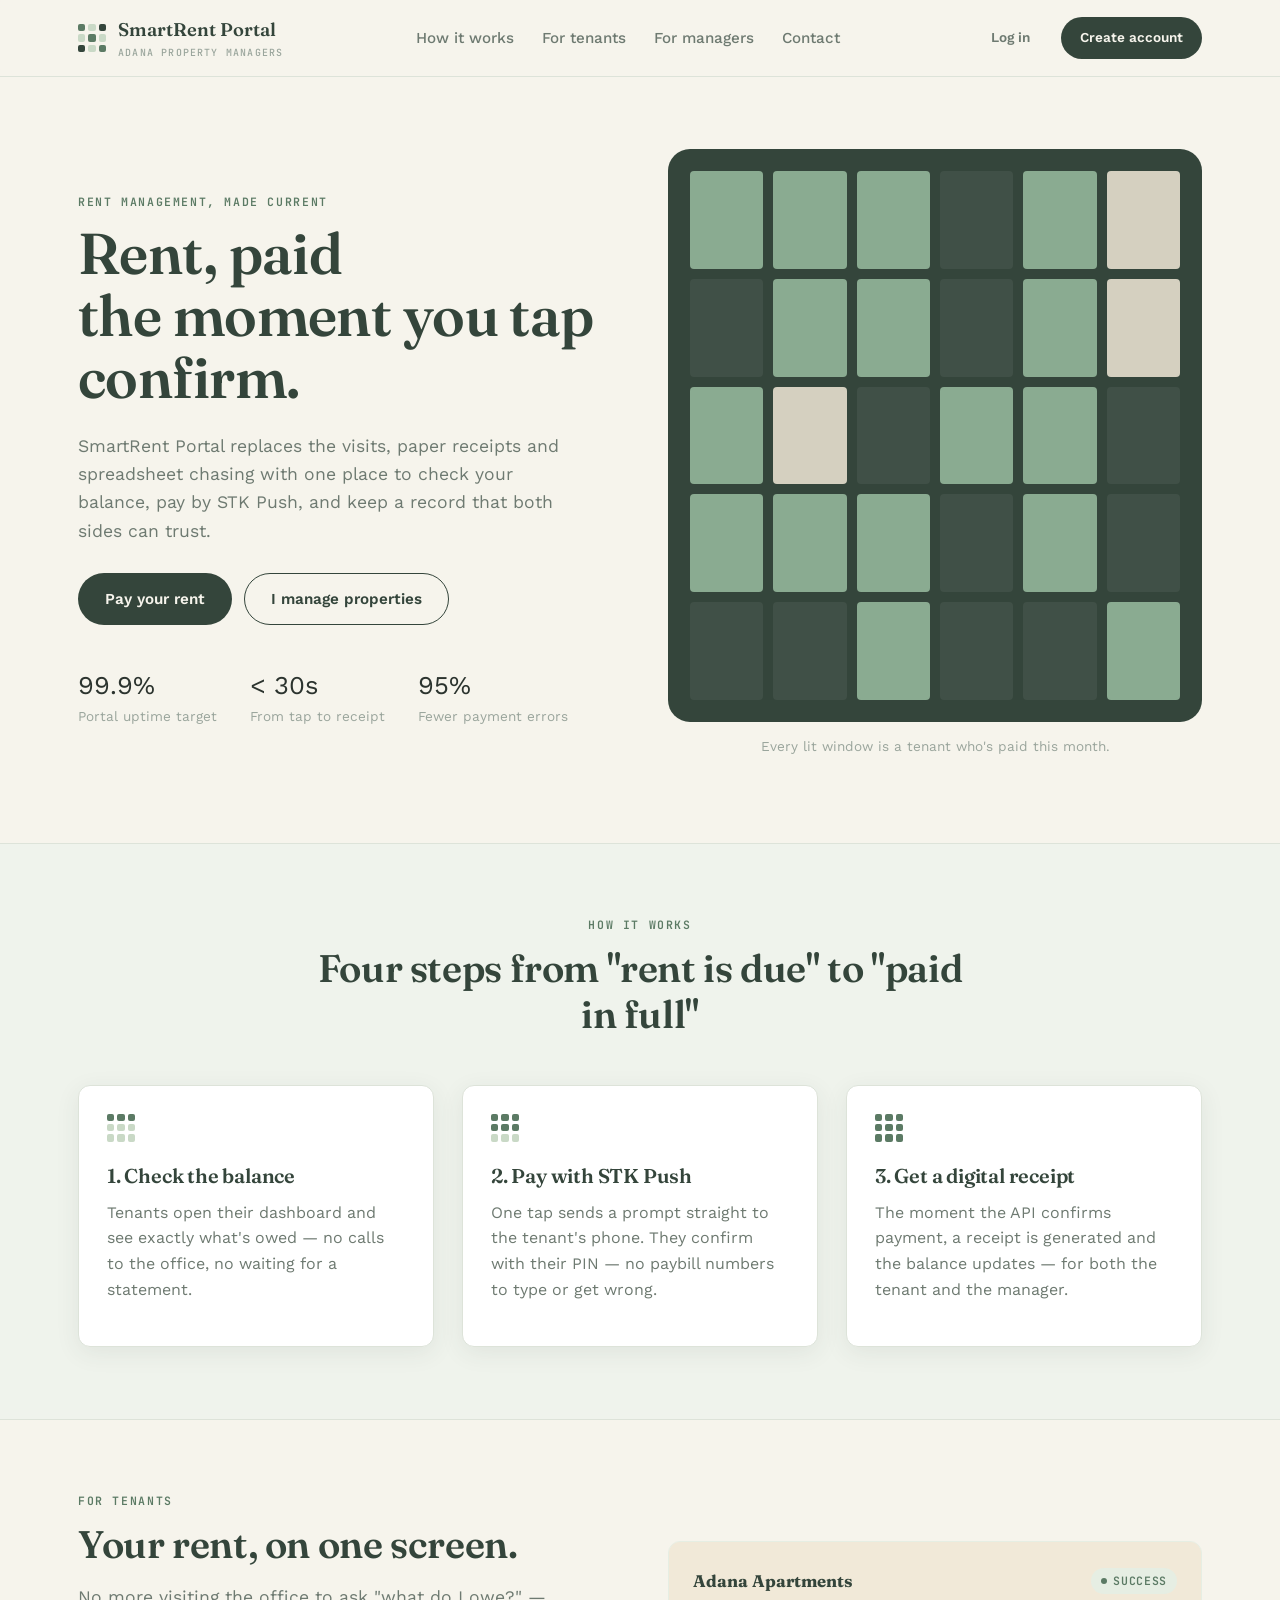
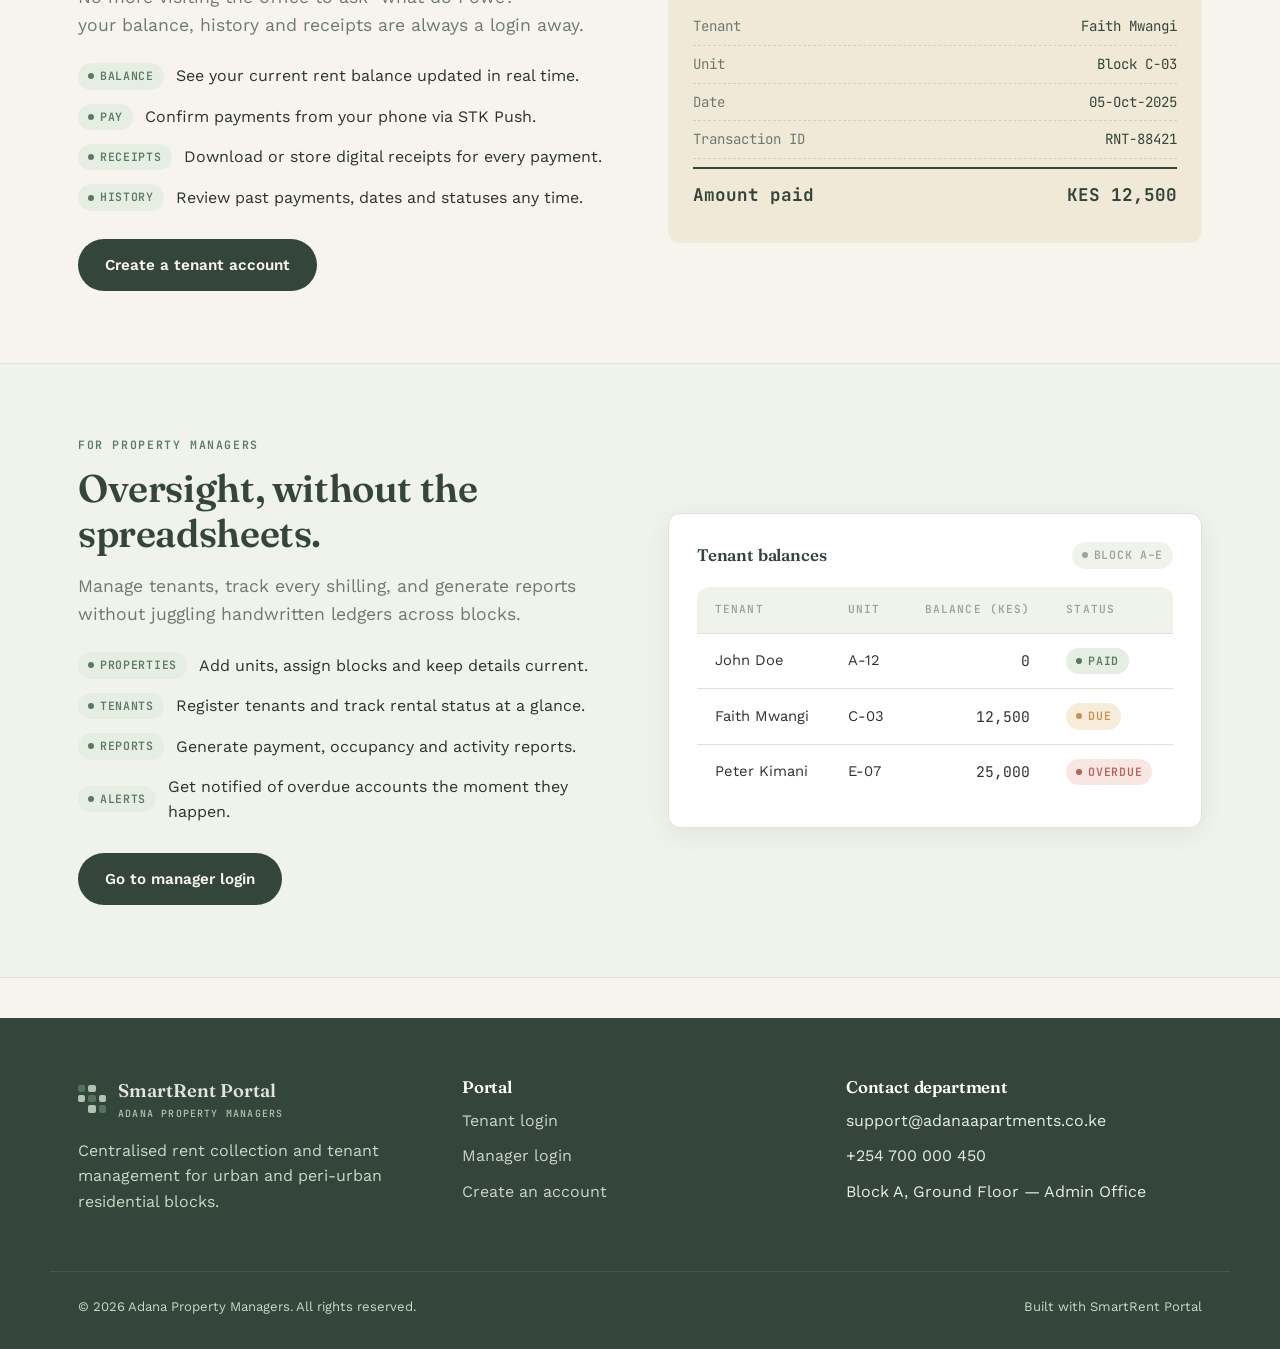
<file: index.html>
<!DOCTYPE html>
<html lang="en">
<head>
<meta charset="UTF-8">
<meta name="viewport" content="width=device-width, initial-scale=1.0">
<title>SmartRent Portal — Adana Property Managers</title>
<link rel="preconnect" href="https://fonts.googleapis.com">
<link href="https://fonts.googleapis.com/css2?family=Fraunces:opsz,wght@9..144,500;9..144,600;9..144,700&family=Work+Sans:wght@400;500;600;700&family=JetBrains+Mono:wght@500;600&display=swap" rel="stylesheet">
<link rel="stylesheet" href="styles.css">
</head>
<body>

<!-- ============ NAV ============ -->
<header class="nav">
  <div class="wrap">
    <a href="index.html" class="brand">
      <span class="block-mark">
        <span class="lit"></span><span></span><span class="deep"></span>
        <span></span><span class="lit"></span><span></span>
        <span class="deep"></span><span></span><span class="lit"></span>
      </span>
      <span>
        SmartRent Portal
        <span class="brand-sub">Adana Property Managers</span>
      </span>
    </a>
    <nav>
      <ul class="nav-links">
        <li><a href="#how-it-works">How it works</a></li>
        <li><a href="#for-tenants">For tenants</a></li>
        <li><a href="#for-managers">For managers</a></li>
        <li><a href="#contact">Contact</a></li>
      </ul>
    </nav>
    <div class="nav-cta">
      <a href="login.html" class="btn btn-ghost btn-sm">Log in</a>
      <a href="register.html" class="btn btn-primary btn-sm">Create account</a>
    </div>
  </div>
</header>

<!-- ============ HERO ============ -->
<section class="section">
  <div class="wrap grid grid-2" style="align-items:center; gap:56px;">
    <div>
      <p class="eyebrow">Rent management, made current</p>
      <h1>Rent, paid the&nbsp;moment&nbsp;you tap confirm.</h1>
      <p class="lede">
        SmartRent Portal replaces the visits, paper receipts and spreadsheet
        chasing with one place to check your balance, pay by STK Push, and
        keep a record that both sides can trust.
      </p>
      <div class="flex gap-12" style="margin-top:28px; flex-wrap:wrap;">
        <a href="login.html?role=tenant" class="btn btn-primary">Pay your rent</a>
        <a href="login.html?role=manager" class="btn btn-secondary">I manage properties</a>
      </div>
      <div class="flex gap-16" style="margin-top:40px; flex-wrap:wrap;">
        <div>
          <div class="stat-value" style="font-size:1.6rem;">99.9%</div>
          <div class="muted" style="font-size:.85rem;">Portal uptime target</div>
        </div>
        <div style="width:1px; background:var(--line);"></div>
        <div>
          <div class="stat-value" style="font-size:1.6rem;">&lt; 30s</div>
          <div class="muted" style="font-size:.85rem;">From tap to receipt</div>
        </div>
        <div style="width:1px; background:var(--line);"></div>
        <div>
          <div class="stat-value" style="font-size:1.6rem;">95%</div>
          <div class="muted" style="font-size:.85rem;">Fewer payment errors</div>
        </div>
      </div>
    </div>

    <div>
      <!-- Signature facade illustration -->
      <div class="facade" aria-hidden="true" id="hero-facade"></div>
      <p class="muted center" style="margin-top:14px; font-size:.85rem;">
        Every lit window is a tenant who's paid this month.
      </p>
    </div>
  </div>
</section>

<!-- ============ HOW IT WORKS ============ -->
<section class="section" id="how-it-works" style="background:var(--surface-tint); border-top:1px solid var(--line); border-bottom:1px solid var(--line);">
  <div class="wrap">
    <p class="eyebrow center">How it works</p>
    <h2 class="center" style="margin: 0 auto 48px; max-width: 26ch;">Four steps from "rent is due" to "paid in full"</h2>
    <div class="grid grid-3">
      <div class="card shadow">
        <span class="block-mark" style="margin-bottom:18px;">
          <span class="lit"></span><span class="lit"></span><span class="lit"></span>
          <span></span><span></span><span></span>
          <span></span><span></span><span></span>
        </span>
        <h3>1. Check the balance</h3>
        <p>Tenants open their dashboard and see exactly what's owed — no calls
        to the office, no waiting for a statement.</p>
      </div>
      <div class="card shadow">
        <span class="block-mark" style="margin-bottom:18px;">
          <span class="lit"></span><span class="lit"></span><span class="lit"></span>
          <span class="lit"></span><span class="lit"></span><span class="lit"></span>
          <span></span><span></span><span></span>
        </span>
        <h3>2. Pay with STK Push</h3>
        <p>One tap sends a prompt straight to the tenant's phone. They confirm
        with their PIN — no paybill numbers to type or get wrong.</p>
      </div>
      <div class="card shadow">
        <span class="block-mark" style="margin-bottom:18px;">
          <span class="lit"></span><span class="lit"></span><span class="lit"></span>
          <span class="lit"></span><span class="lit"></span><span class="lit"></span>
          <span class="lit"></span><span class="lit"></span><span class="lit"></span>
        </span>
        <h3>3. Get a digital receipt</h3>
        <p>The moment the API confirms payment, a receipt is generated and
        the balance updates — for both the tenant and the manager.</p>
      </div>
    </div>
  </div>
</section>

<!-- ============ FOR TENANTS ============ -->
<section class="section" id="for-tenants">
  <div class="wrap grid grid-2" style="align-items:center; gap:56px;">
    <div>
      <p class="eyebrow">For tenants</p>
      <h2>Your rent, on one screen.</h2>
      <p class="lede">No more visiting the office to ask "what do I owe?" — your
      balance, history and receipts are always a login away.</p>
      <ul style="list-style:none; display:flex; flex-direction:column; gap:14px; margin-top:24px;">
        <li class="flex gap-12"><span class="tag tag-success">Balance</span> See your current rent balance updated in real time.</li>
        <li class="flex gap-12"><span class="tag tag-success">Pay</span> Confirm payments from your phone via STK Push.</li>
        <li class="flex gap-12"><span class="tag tag-success">Receipts</span> Download or store digital receipts for every payment.</li>
        <li class="flex gap-12"><span class="tag tag-success">History</span> Review past payments, dates and statuses any time.</li>
      </ul>
      <a href="register.html" class="btn btn-primary" style="margin-top:28px;">Create a tenant account</a>
    </div>
    <div class="card card-soft" style="padding:0; overflow:hidden;">
      <div class="receipt" style="border-radius:0;">
        <div class="flex-between" style="margin-bottom:14px;">
          <strong style="font-family:var(--font-display); font-size:1.05rem; color:var(--green-900);">Adana Apartments</strong>
          <span class="tag tag-success">Success</span>
        </div>
        <div class="receipt-row"><span class="label">Tenant</span><span>Faith Mwangi</span></div>
        <div class="receipt-row"><span class="label">Unit</span><span>Block C-03</span></div>
        <div class="receipt-row"><span class="label">Date</span><span>05-Oct-2025</span></div>
        <div class="receipt-row"><span class="label">Transaction ID</span><span>RNT-88421</span></div>
        <div class="receipt-row receipt-total"><span>Amount paid</span><span>KES 12,500</span></div>
      </div>
    </div>
  </div>
</section>

<!-- ============ FOR MANAGERS ============ -->
<section class="section" id="for-managers" style="background:var(--surface-tint); border-top:1px solid var(--line); border-bottom:1px solid var(--line);">
  <div class="wrap grid grid-2" style="align-items:center; gap:56px;">
    <div class="card shadow" style="order:2;">
      <div class="flex-between" style="margin-bottom:18px;">
        <h4 style="margin:0;">Tenant balances</h4>
        <span class="tag tag-muted">Block A–E</span>
      </div>
      <div class="table-wrap" style="border:none;">
        <table>
          <thead><tr><th>Tenant</th><th>Unit</th><th class="num">Balance (KES)</th><th>Status</th></tr></thead>
          <tbody>
            <tr><td>John Doe</td><td>A-12</td><td class="num">0</td><td><span class="tag tag-success">Paid</span></td></tr>
            <tr><td>Faith Mwangi</td><td>C-03</td><td class="num">12,500</td><td><span class="tag tag-warning">Due</span></td></tr>
            <tr><td>Peter Kimani</td><td>E-07</td><td class="num">25,000</td><td><span class="tag tag-danger">Overdue</span></td></tr>
          </tbody>
        </table>
      </div>
    </div>
    <div style="order:1;">
      <p class="eyebrow">For property managers</p>
      <h2>Oversight, without the spreadsheets.</h2>
      <p class="lede">Manage tenants, track every shilling, and generate reports
      without juggling handwritten ledgers across blocks.</p>
      <ul style="list-style:none; display:flex; flex-direction:column; gap:14px; margin-top:24px;">
        <li class="flex gap-12"><span class="tag tag-success">Properties</span> Add units, assign blocks and keep details current.</li>
        <li class="flex gap-12"><span class="tag tag-success">Tenants</span> Register tenants and track rental status at a glance.</li>
        <li class="flex gap-12"><span class="tag tag-success">Reports</span> Generate payment, occupancy and activity reports.</li>
        <li class="flex gap-12"><span class="tag tag-success">Alerts</span> Get notified of overdue accounts the moment they happen.</li>
      </ul>
      <a href="login.html?role=manager" class="btn btn-primary" style="margin-top:28px;">Go to manager login</a>
    </div>
  </div>
</section>

<!-- ============ FOOTER ============ -->
<footer class="site-footer" id="contact">
  <div class="wrap grid grid-3">
    <div>
      <a href="index.html" class="brand" style="margin-bottom:16px;">
        <span class="block-mark">
          <span class="lit"></span><span></span><span class="deep"></span>
          <span></span><span class="lit"></span><span></span>
          <span class="deep"></span><span></span><span class="lit"></span>
        </span>
        <span>SmartRent Portal<span class="brand-sub">Adana Property Managers</span></span>
      </a>
      <p style="color:var(--green-300); max-width:32ch;">
        Centralised rent collection and tenant management for urban and
        peri-urban residential blocks.
      </p>
    </div>
    <div>
      <h4 style="color:#fff;">Portal</h4>
      <ul style="list-style:none; display:flex; flex-direction:column; gap:10px;">
        <li><a href="login.html">Tenant login</a></li>
        <li><a href="login.html?role=manager">Manager login</a></li>
        <li><a href="register.html">Create an account</a></li>
      </ul>
    </div>
    <div>
      <h4 style="color:#fff;">Contact department</h4>
      <ul style="list-style:none; display:flex; flex-direction:column; gap:10px;">
        <li>support@adanaapartments.co.ke</li>
        <li>+254 700 000 450</li>
        <li>Block A, Ground Floor — Admin Office</li>
      </ul>
    </div>
  </div>
  <div class="wrap foot-bottom">
    <span>© 2026 Adana Property Managers. All rights reserved.</span>
    <span>Built with SmartRent Portal</span>
  </div>
</footer>

<script src="script.js"></script>
</body>
</html>
</file>
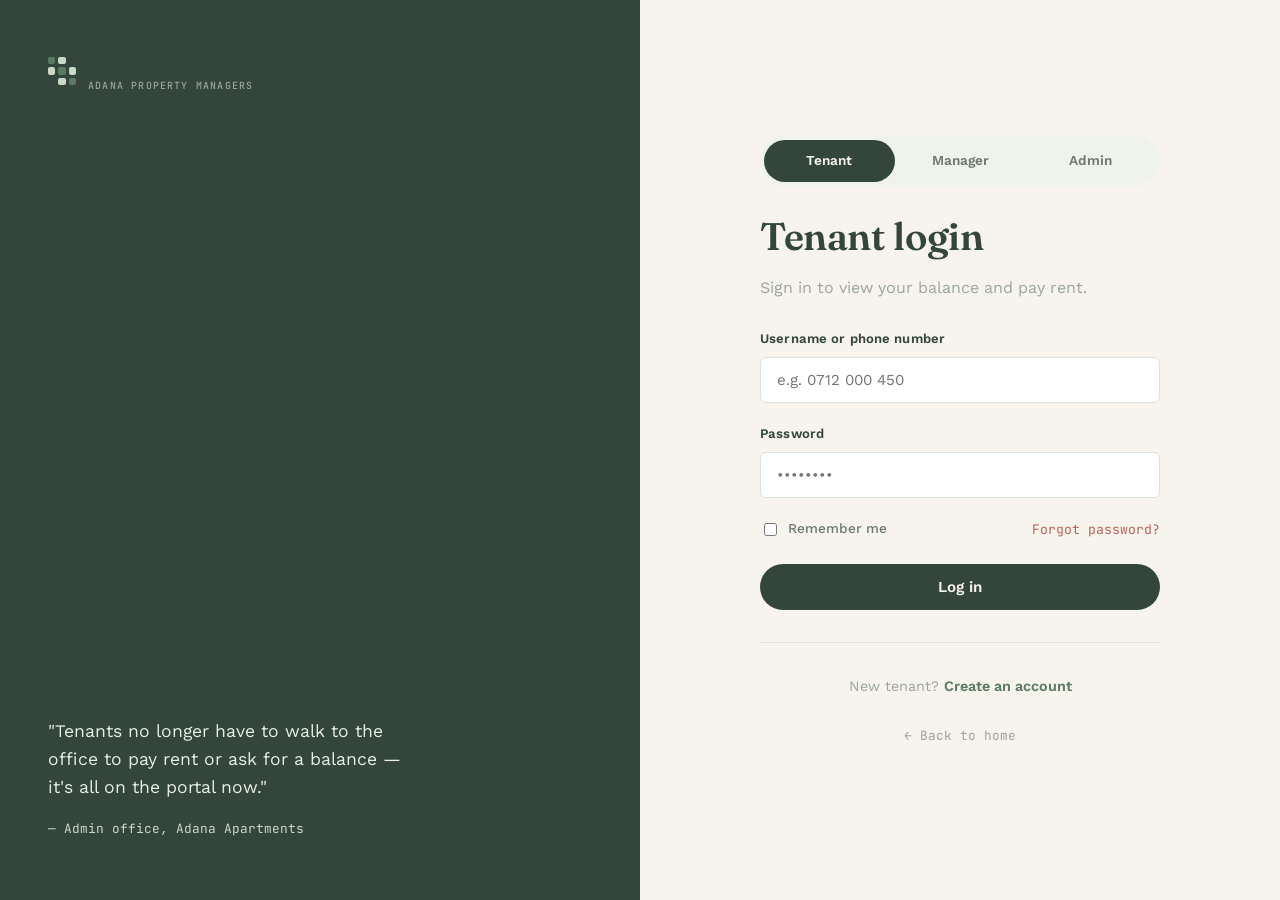
<file: login.html>
<!DOCTYPE html>
<html lang="en">
<head>
<meta charset="UTF-8">
<meta name="viewport" content="width=device-width, initial-scale=1.0">
<title>Log in — SmartRent Portal</title>
<link rel="preconnect" href="https://fonts.googleapis.com">
<link href="https://fonts.googleapis.com/css2?family=Fraunces:opsz,wght@9..144,500;9..144,600;9..144,700&family=Work+Sans:wght@400;500;600;700&family=JetBrains+Mono:wght@500;600&display=swap" rel="stylesheet">
<link rel="stylesheet" href="styles.css">
</head>
<body>
 
<div class="auth-shell">
 
  <!-- Art panel -->
  <div class="auth-art">
    <a href="index.html" class="brand">
      <span class="block-mark">
        <span class="lit"></span><span></span><span class="deep"></span>
        <span></span><span class="lit"></span><span></span>
        <span class="deep"></span><span></span><span class="lit"></span>
      </span>
      <span>SmartRent Portal<span class="brand-sub">Adana Property Managers</span></span>
    </a>
 
    <div>
      <p class="lede" style="color: var(--green-150); max-width: 34ch;">
        "Tenants no longer have to walk to the office to pay rent or ask for a
        balance — it's all on the portal now."
      </p>
      <p class="mono" style="color: var(--green-300); font-size:.8rem;">— Admin office, Adana Apartments</p>
    </div>
  </div>
 
  <!-- Form panel -->
  <div class="auth-form">
    <div class="auth-form-inner">
 
      <div class="role-switch" role="radiogroup" aria-label="Login as">
        <input type="radio" name="role" id="role-tenant" value="tenant" checked>
        <label for="role-tenant">Tenant</label>
        <input type="radio" name="role" id="role-manager" value="manager">
        <label for="role-manager">Manager</label>
        <input type="radio" name="role" id="role-admin" value="admin">
        <label for="role-admin">Admin</label>
      </div>
 
      <h2 id="login-title">Tenant login</h2>
      <p id="login-sub" class="muted" style="margin-bottom:28px;">Sign in to view your balance and pay rent.</p>
 
      <form id="login-form" action="#" method="post">
        <div class="field">
          <label for="username">Username or phone number</label>
          <input type="text" id="username" name="username" placeholder="e.g. 0712 000 450" required>
        </div>
        <div class="field">
          <label for="password">Password</label>
          <input type="password" id="password" name="password" placeholder="••••••••" required>
        </div>
        <div class="flex-between" style="margin-bottom:24px;">
          <label class="flex gap-8" style="font-size:.85rem; color:var(--ink-soft); font-weight:500;">
            <input type="checkbox" style="width:auto;"> Remember me
          </label>
          <a href="#" class="mono" style="font-size:.82rem; color:var(--clay);">Forgot password?</a>
        </div>
        <button type="submit" class="btn btn-primary btn-block">Log in</button>
      </form>
 
      <hr class="divider">
 
      <p class="center muted" style="font-size:.9rem;">
        New tenant? <a href="register.html" style="color:var(--green-700); font-weight:600;">Create an account</a>
      </p>
      <p class="center" style="margin-top:24px;">
        <a href="index.html" class="mono" style="font-size:.8rem; color:var(--ink-faint);">&larr; Back to home</a>
      </p>
 
    </div>
  </div>
 
</div>
 
<script src="script.js"></script>
<script>
  // Demo only — route to the right dashboard. Replace with real auth later.
  document.getElementById('login-form').addEventListener('submit', function(e){
    e.preventDefault();
    const role = document.querySelector('.role-switch input:checked').value;
    if(role === 'manager' || role === 'admin'){
      window.location.href = 'manager-dashboard.html';
    } else {
      window.location.href = 'tenant-dashboard.html';
    }
  });
</script>
</body>
</html>
</file>
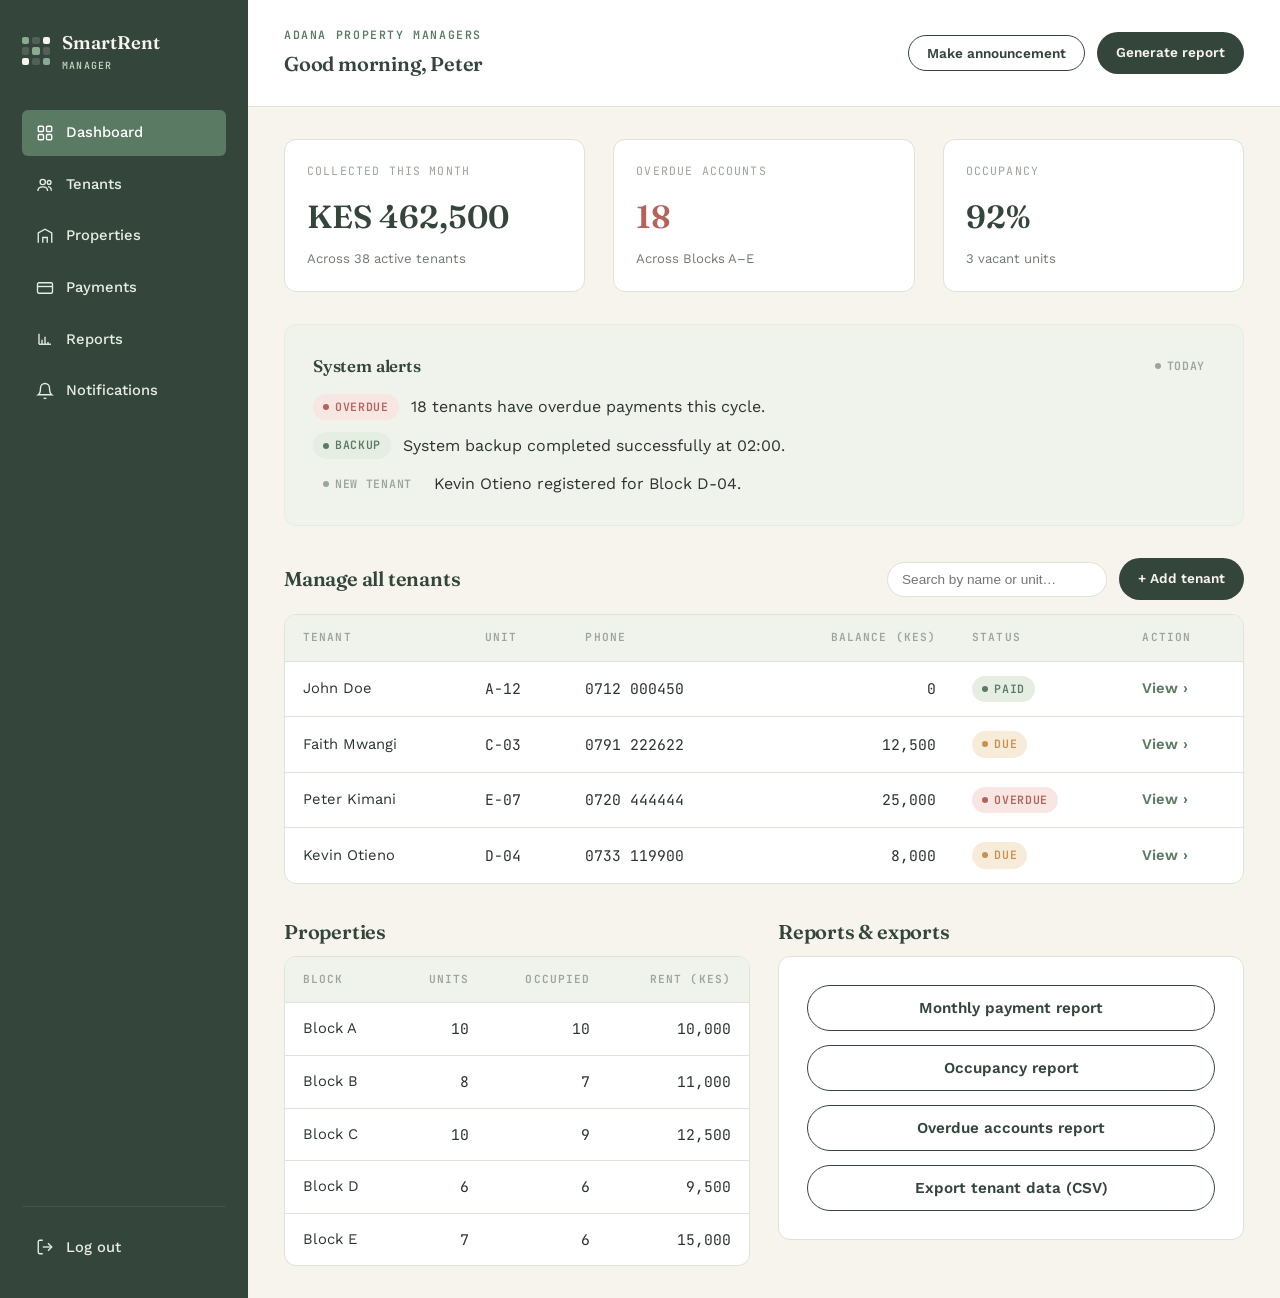
<file: manager-dashboard.html>
<!DOCTYPE html>
<html lang="en">
<head>
<meta charset="UTF-8">
<meta name="viewport" content="width=device-width, initial-scale=1.0">
<title>Manager Dashboard — SmartRent Portal</title>
<link rel="preconnect" href="https://fonts.googleapis.com">
<link href="https://fonts.googleapis.com/css2?family=Fraunces:opsz,wght@9..144,500;9..144,600;9..144,700&family=Work+Sans:wght@400;500;600;700&family=JetBrains+Mono:wght@500;600&display=swap" rel="stylesheet">
<link rel="stylesheet" href="styles.css">
</head>
<body>

<div class="app">

  <!-- ============ SIDEBAR ============ -->
  <aside class="sidebar">
    <a href="index.html" class="brand">
      <span class="block-mark">
        <span class="lit"></span><span></span><span class="deep"></span>
        <span></span><span class="lit"></span><span></span>
        <span class="deep"></span><span></span><span class="lit"></span>
      </span>
      <span>SmartRent<span class="brand-sub">Manager</span></span>
    </a>

    <a href="manager-dashboard.html" class="side-link active">
      <svg viewBox="0 0 24 24" fill="none" stroke="currentColor" stroke-width="1.8"><rect x="3" y="3" width="7" height="7" rx="1.5"/><rect x="14" y="3" width="7" height="7" rx="1.5"/><rect x="3" y="14" width="7" height="7" rx="1.5"/><rect x="14" y="14" width="7" height="7" rx="1.5"/></svg>
      <span class="label-text">Dashboard</span>
    </a>
    <a href="manager-dashboard.html#tenants" class="side-link">
      <svg viewBox="0 0 24 24" fill="none" stroke="currentColor" stroke-width="1.8"><circle cx="9" cy="8" r="3.5"/><path d="M2.5 20c0-3.6 3-5.5 6.5-5.5s6.5 1.9 6.5 5.5"/><circle cx="17.5" cy="8.5" r="2.5"/><path d="M16 14.2c2.7.4 4.5 2 4.5 5.3"/></svg>
      <span class="label-text">Tenants</span>
    </a>
    <a href="manager-dashboard.html#properties" class="side-link">
      <svg viewBox="0 0 24 24" fill="none" stroke="currentColor" stroke-width="1.8"><path d="M3 21V8l9-5 9 5v13"/><path d="M9 21v-7h6v7"/></svg>
      <span class="label-text">Properties</span>
    </a>
    <a href="manager-dashboard.html#payments" class="side-link">
      <svg viewBox="0 0 24 24" fill="none" stroke="currentColor" stroke-width="1.8"><rect x="2" y="5" width="20" height="14" rx="2"/><path d="M2 10h20"/></svg>
      <span class="label-text">Payments</span>
    </a>
    <a href="manager-dashboard.html#reports" class="side-link">
      <svg viewBox="0 0 24 24" fill="none" stroke="currentColor" stroke-width="1.8"><path d="M4 19V5"/><path d="M4 19h16"/><path d="M8 19v-6"/><path d="M12 19V9"/><path d="M16 19v-3"/></svg>
      <span class="label-text">Reports</span>
    </a>
    <a href="notifications.html" class="side-link">
      <svg viewBox="0 0 24 24" fill="none" stroke="currentColor" stroke-width="1.8"><path d="M18 8a6 6 0 1 0-12 0c0 7-3 9-3 9h18s-3-2-3-9"/><path d="M13.7 21a2 2 0 0 1-3.4 0"/></svg>
      <span class="label-text">Notifications</span>
    </a>

    <div class="side-foot">
      <a href="login.html" class="side-link">
        <svg viewBox="0 0 24 24" fill="none" stroke="currentColor" stroke-width="1.8"><path d="M9 21H5a2 2 0 0 1-2-2V5a2 2 0 0 1 2-2h4"/><path d="M16 17l5-5-5-5"/><path d="M21 12H9"/></svg>
        <span class="label-text">Log out</span>
      </a>
    </div>
  </aside>

  <!-- ============ MAIN ============ -->
  <div class="main">

    <header class="topbar">
      <div>
        <p class="eyebrow" style="margin-bottom:4px;">Adana Property Managers</p>
        <h3 style="margin:0;">Good morning, Peter</h3>
      </div>
      <div class="flex gap-12">
        <button class="btn btn-secondary btn-sm" data-open-modal="announce-modal">Make announcement</button>
        <a href="#reports" class="btn btn-primary btn-sm">Generate report</a>
      </div>
    </header>

    <div class="content">

      <!-- Stat row -->
      <div class="grid grid-3" style="margin-bottom:32px;">
        <div class="stat">
          <div class="stat-label">Collected this month</div>
          <div class="stat-value mono">KES 462,500</div>
          <div class="stat-foot">Across 38 active tenants</div>
        </div>
        <div class="stat">
          <div class="stat-label">Overdue accounts</div>
          <div class="stat-value mono" style="color:var(--clay);">18</div>
          <div class="stat-foot">Across Blocks A–E</div>
        </div>
        <div class="stat">
          <div class="stat-label">Occupancy</div>
          <div class="stat-value mono">92%</div>
          <div class="stat-foot">3 vacant units</div>
        </div>
      </div>

      <!-- System alerts -->
      <div class="card card-soft" style="margin-bottom:32px;">
        <div class="flex-between" style="margin-bottom:14px;">
          <h4 style="margin:0;">System alerts</h4>
          <span class="tag tag-muted">Today</span>
        </div>
        <ul style="list-style:none; display:flex; flex-direction:column; gap:12px;">
          <li class="flex gap-12"><span class="tag tag-danger">Overdue</span> 18 tenants have overdue payments this cycle.</li>
          <li class="flex gap-12"><span class="tag tag-success">Backup</span> System backup completed successfully at 02:00.</li>
          <li class="flex gap-12"><span class="tag tag-muted">New tenant</span> Kevin Otieno registered for Block D-04.</li>
        </ul>
      </div>

      <!-- Tenant table -->
      <div id="tenants" class="flex-between" style="margin-bottom:14px;">
        <h3 style="margin:0;">Manage all tenants</h3>
        <div class="flex gap-12">
          <input type="search" placeholder="Search by name or unit…" style="padding:9px 14px; border:1px solid var(--line); border-radius:999px; font-size:.85rem; min-width:220px;">
          <a href="register.html" class="btn btn-primary btn-sm">+ Add tenant</a>
        </div>
      </div>
      <div class="table-wrap" style="margin-bottom:32px;">
        <table>
          <thead>
            <tr><th>Tenant</th><th>Unit</th><th>Phone</th><th class="num">Balance (KES)</th><th>Status</th><th>Action</th></tr>
          </thead>
          <tbody>
            <tr>
              <td>John Doe</td><td class="mono">A-12</td><td class="mono">0712 000450</td>
              <td class="num mono">0</td><td><span class="tag tag-success">Paid</span></td>
              <td><a href="#" style="color:var(--green-700); font-weight:600;">View &rsaquo;</a></td>
            </tr>
            <tr>
              <td>Faith Mwangi</td><td class="mono">C-03</td><td class="mono">0791 222622</td>
              <td class="num mono">12,500</td><td><span class="tag tag-warning">Due</span></td>
              <td><a href="#" style="color:var(--green-700); font-weight:600;">View &rsaquo;</a></td>
            </tr>
            <tr>
              <td>Peter Kimani</td><td class="mono">E-07</td><td class="mono">0720 444444</td>
              <td class="num mono">25,000</td><td><span class="tag tag-danger">Overdue</span></td>
              <td><a href="#" style="color:var(--green-700); font-weight:600;">View &rsaquo;</a></td>
            </tr>
            <tr>
              <td>Kevin Otieno</td><td class="mono">D-04</td><td class="mono">0733 119900</td>
              <td class="num mono">8,000</td><td><span class="tag tag-warning">Due</span></td>
              <td><a href="#" style="color:var(--green-700); font-weight:600;">View &rsaquo;</a></td>
            </tr>
          </tbody>
        </table>
      </div>

      <!-- Properties + Reports -->
      <div class="grid grid-2">
        <div id="properties">
          <h3>Properties</h3>
          <div class="table-wrap">
            <table>
              <thead><tr><th>Block</th><th class="num">Units</th><th class="num">Occupied</th><th class="num">Rent (KES)</th></tr></thead>
              <tbody>
                <tr><td>Block A</td><td class="num mono">10</td><td class="num mono">10</td><td class="num mono">10,000</td></tr>
                <tr><td>Block B</td><td class="num mono">8</td><td class="num mono">7</td><td class="num mono">11,000</td></tr>
                <tr><td>Block C</td><td class="num mono">10</td><td class="num mono">9</td><td class="num mono">12,500</td></tr>
                <tr><td>Block D</td><td class="num mono">6</td><td class="num mono">6</td><td class="num mono">9,500</td></tr>
                <tr><td>Block E</td><td class="num mono">7</td><td class="num mono">6</td><td class="num mono">15,000</td></tr>
              </tbody>
            </table>
          </div>
        </div>

        <div id="reports">
          <h3>Reports &amp; exports</h3>
          <div class="card" style="display:flex; flex-direction:column; gap:14px;">
            <button class="btn btn-secondary btn-block">Monthly payment report</button>
            <button class="btn btn-secondary btn-block">Occupancy report</button>
            <button class="btn btn-secondary btn-block">Overdue accounts report</button>
            <button class="btn btn-secondary btn-block">Export tenant data (CSV)</button>
          </div>
        </div>
      </div>

    </div>
  </div>
</div>

<!-- ============ ANNOUNCEMENT MODAL ============ -->
<div class="modal-backdrop" id="announce-modal" hidden>
  <div class="modal" style="position:relative;">
    <button class="modal-close" data-close-modal aria-label="Close">&times;</button>
    <p class="eyebrow">Notify tenants</p>
    <h3>Make an announcement</h3>
    <form id="announce-form">
      <div class="field">
        <label for="announce-audience">Send to</label>
        <select id="announce-audience">
          <option>All tenants</option>
          <option>Block A</option>
          <option>Block B</option>
          <option>Block C</option>
          <option>Block D</option>
          <option>Block E</option>
          <option>Tenants with overdue balances</option>
        </select>
      </div>
      <div class="field">
        <label for="announce-message">Message</label>
        <textarea id="announce-message" rows="4" placeholder="e.g. Water will be unavailable on 17th from 8am–2pm for maintenance."></textarea>
      </div>
      <button type="submit" class="btn btn-primary btn-block">Send announcement</button>
    </form>
  </div>
</div>

<script src="script.js"></script>
<script>
  document.getElementById('announce-form').addEventListener('submit', function(e){
    e.preventDefault();
    document.getElementById('announce-modal').setAttribute('hidden','');
    this.reset();
  });
</script>
</body>
</html>
</file>
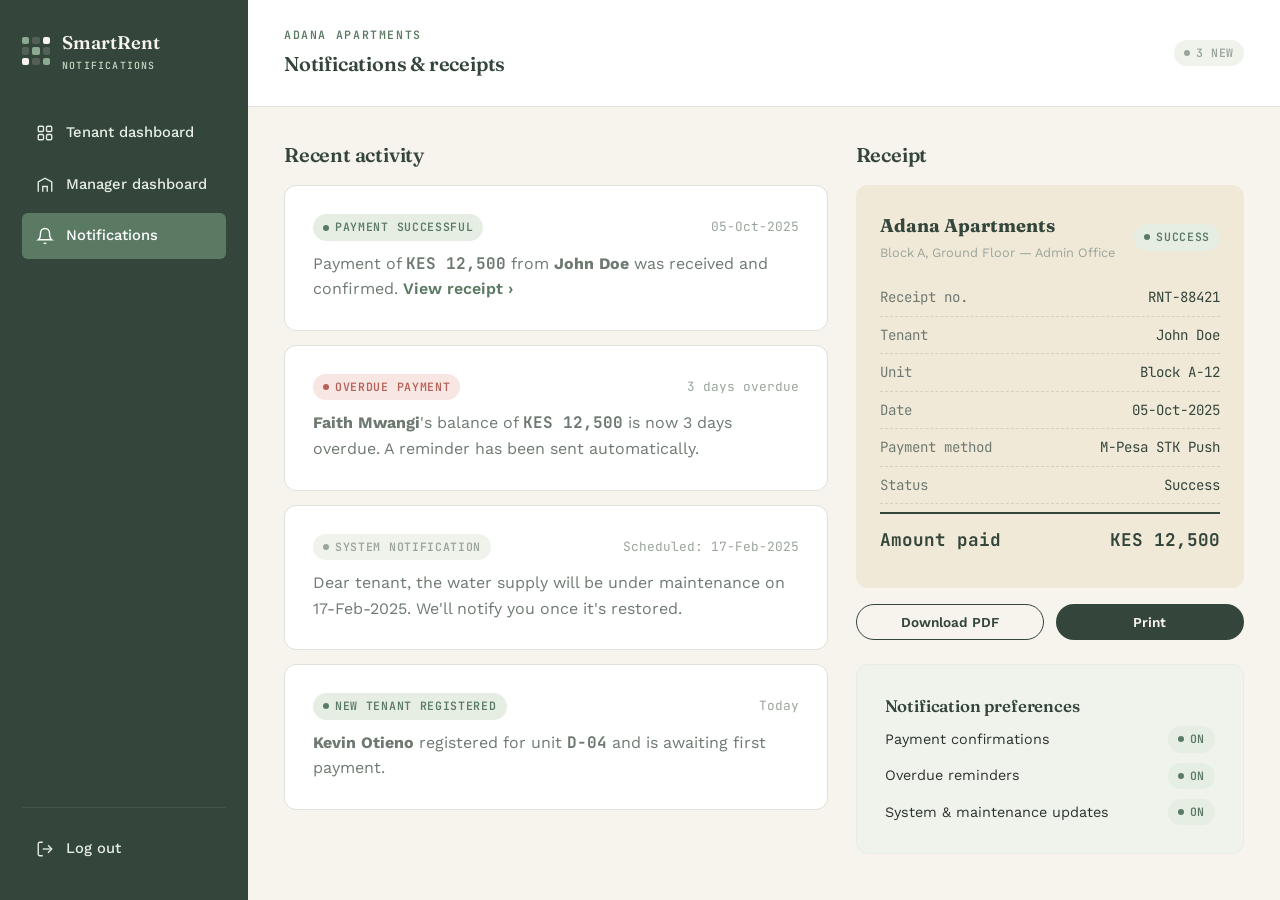
<file: notifications.html>
<!DOCTYPE html>
<html lang="en">
<head>
<meta charset="UTF-8">
<meta name="viewport" content="width=device-width, initial-scale=1.0">
<title>Notifications &amp; Receipts — SmartRent Portal</title>
<link rel="preconnect" href="https://fonts.googleapis.com">
<link href="https://fonts.googleapis.com/css2?family=Fraunces:opsz,wght@9..144,500;9..144,600;9..144,700&family=Work+Sans:wght@400;500;600;700&family=JetBrains+Mono:wght@500;600&display=swap" rel="stylesheet">
<link rel="stylesheet" href="styles.css">
</head>
<body>

<div class="app">

  <!-- ============ SIDEBAR ============ -->
  <aside class="sidebar">
    <a href="index.html" class="brand">
      <span class="block-mark">
        <span class="lit"></span><span></span><span class="deep"></span>
        <span></span><span class="lit"></span><span></span>
        <span class="deep"></span><span></span><span class="lit"></span>
      </span>
      <span>SmartRent<span class="brand-sub">Notifications</span></span>
    </a>

    <a href="tenant-dashboard.html" class="side-link">
      <svg viewBox="0 0 24 24" fill="none" stroke="currentColor" stroke-width="1.8"><rect x="3" y="3" width="7" height="7" rx="1.5"/><rect x="14" y="3" width="7" height="7" rx="1.5"/><rect x="3" y="14" width="7" height="7" rx="1.5"/><rect x="14" y="14" width="7" height="7" rx="1.5"/></svg>
      <span class="label-text">Tenant dashboard</span>
    </a>
    <a href="manager-dashboard.html" class="side-link">
      <svg viewBox="0 0 24 24" fill="none" stroke="currentColor" stroke-width="1.8"><path d="M3 21V8l9-5 9 5v13"/><path d="M9 21v-7h6v7"/></svg>
      <span class="label-text">Manager dashboard</span>
    </a>
    <a href="notifications.html" class="side-link active">
      <svg viewBox="0 0 24 24" fill="none" stroke="currentColor" stroke-width="1.8"><path d="M18 8a6 6 0 1 0-12 0c0 7-3 9-3 9h18s-3-2-3-9"/><path d="M13.7 21a2 2 0 0 1-3.4 0"/></svg>
      <span class="label-text">Notifications</span>
    </a>

    <div class="side-foot">
      <a href="login.html" class="side-link">
        <svg viewBox="0 0 24 24" fill="none" stroke="currentColor" stroke-width="1.8"><path d="M9 21H5a2 2 0 0 1-2-2V5a2 2 0 0 1 2-2h4"/><path d="M16 17l5-5-5-5"/><path d="M21 12H9"/></svg>
        <span class="label-text">Log out</span>
      </a>
    </div>
  </aside>

  <!-- ============ MAIN ============ -->
  <div class="main">

    <header class="topbar">
      <div>
        <p class="eyebrow" style="margin-bottom:4px;">Adana Apartments</p>
        <h3 style="margin:0;">Notifications &amp; receipts</h3>
      </div>
      <span class="tag tag-muted">3 new</span>
    </header>

    <div class="content">

      <div class="grid grid-2" style="grid-template-columns: 1.4fr 1fr; align-items:flex-start;">

        <!-- Notification list -->
        <div>
          <h3 style="margin-bottom:14px;">Recent activity</h3>

          <div class="card" style="margin-bottom:14px;">
            <div class="flex-between">
              <span class="tag tag-success">Payment successful</span>
              <span class="mono muted" style="font-size:.8rem;">05-Oct-2025</span>
            </div>
            <p style="margin:10px 0 0;">
              Payment of <strong class="mono">KES 12,500</strong> from
              <strong>John Doe</strong> was received and confirmed.
              <a href="#receipt" style="color:var(--green-700); font-weight:600;">View receipt &rsaquo;</a>
            </p>
          </div>

          <div class="card" style="margin-bottom:14px;">
            <div class="flex-between">
              <span class="tag tag-danger">Overdue payment</span>
              <span class="mono muted" style="font-size:.8rem;">3 days overdue</span>
            </div>
            <p style="margin:10px 0 0;">
              <strong>Faith Mwangi</strong>'s balance of <strong class="mono">KES 12,500</strong>
              is now 3 days overdue. A reminder has been sent automatically.
            </p>
          </div>

          <div class="card" style="margin-bottom:14px;">
            <div class="flex-between">
              <span class="tag tag-muted">System notification</span>
              <span class="mono muted" style="font-size:.8rem;">Scheduled: 17-Feb-2025</span>
            </div>
            <p style="margin:10px 0 0;">
              Dear tenant, the water supply will be under maintenance on
              17-Feb-2025. We'll notify you once it's restored.
            </p>
          </div>

          <div class="card">
            <div class="flex-between">
              <span class="tag tag-success">New tenant registered</span>
              <span class="mono muted" style="font-size:.8rem;">Today</span>
            </div>
            <p style="margin:10px 0 0;">
              <strong>Kevin Otieno</strong> registered for unit
              <strong class="mono">D-04</strong> and is awaiting first payment.
            </p>
          </div>
        </div>

        <!-- Receipt -->
        <div id="receipt">
          <h3 style="margin-bottom:14px;">Receipt</h3>
          <div class="receipt">
            <div class="flex-between" style="margin-bottom:16px;">
              <div>
                <strong style="font-family:var(--font-display); font-size:1.15rem; color:var(--green-900);">Adana Apartments</strong>
                <div class="muted" style="font-family:var(--font-body); font-size:.8rem; margin-top:2px;">Block A, Ground Floor — Admin Office</div>
              </div>
              <span class="tag tag-success">Success</span>
            </div>

            <div class="receipt-row"><span class="label">Receipt no.</span><span>RNT-88421</span></div>
            <div class="receipt-row"><span class="label">Tenant</span><span>John Doe</span></div>
            <div class="receipt-row"><span class="label">Unit</span><span>Block A-12</span></div>
            <div class="receipt-row"><span class="label">Date</span><span>05-Oct-2025</span></div>
            <div class="receipt-row"><span class="label">Payment method</span><span>M-Pesa STK Push</span></div>
            <div class="receipt-row"><span class="label">Status</span><span>Success</span></div>
            <div class="receipt-row receipt-total"><span>Amount paid</span><span>KES 12,500</span></div>
          </div>

          <div class="flex gap-12" style="margin-top:16px;">
            <button class="btn btn-secondary btn-sm" style="flex:1;">Download PDF</button>
            <button class="btn btn-primary btn-sm" style="flex:1;">Print</button>
          </div>

          <div class="card card-soft" style="margin-top:24px;">
            <h4 style="margin-top:0;">Notification preferences</h4>
            <ul style="list-style:none; display:flex; flex-direction:column; gap:10px; font-size:.9rem;">
              <li class="flex-between"><span>Payment confirmations</span><span class="tag tag-success">On</span></li>
              <li class="flex-between"><span>Overdue reminders</span><span class="tag tag-success">On</span></li>
              <li class="flex-between"><span>System &amp; maintenance updates</span><span class="tag tag-success">On</span></li>
            </ul>
          </div>
        </div>

      </div>
    </div>
  </div>
</div>

<script src="script.js"></script>
</body>
</html>
</file>
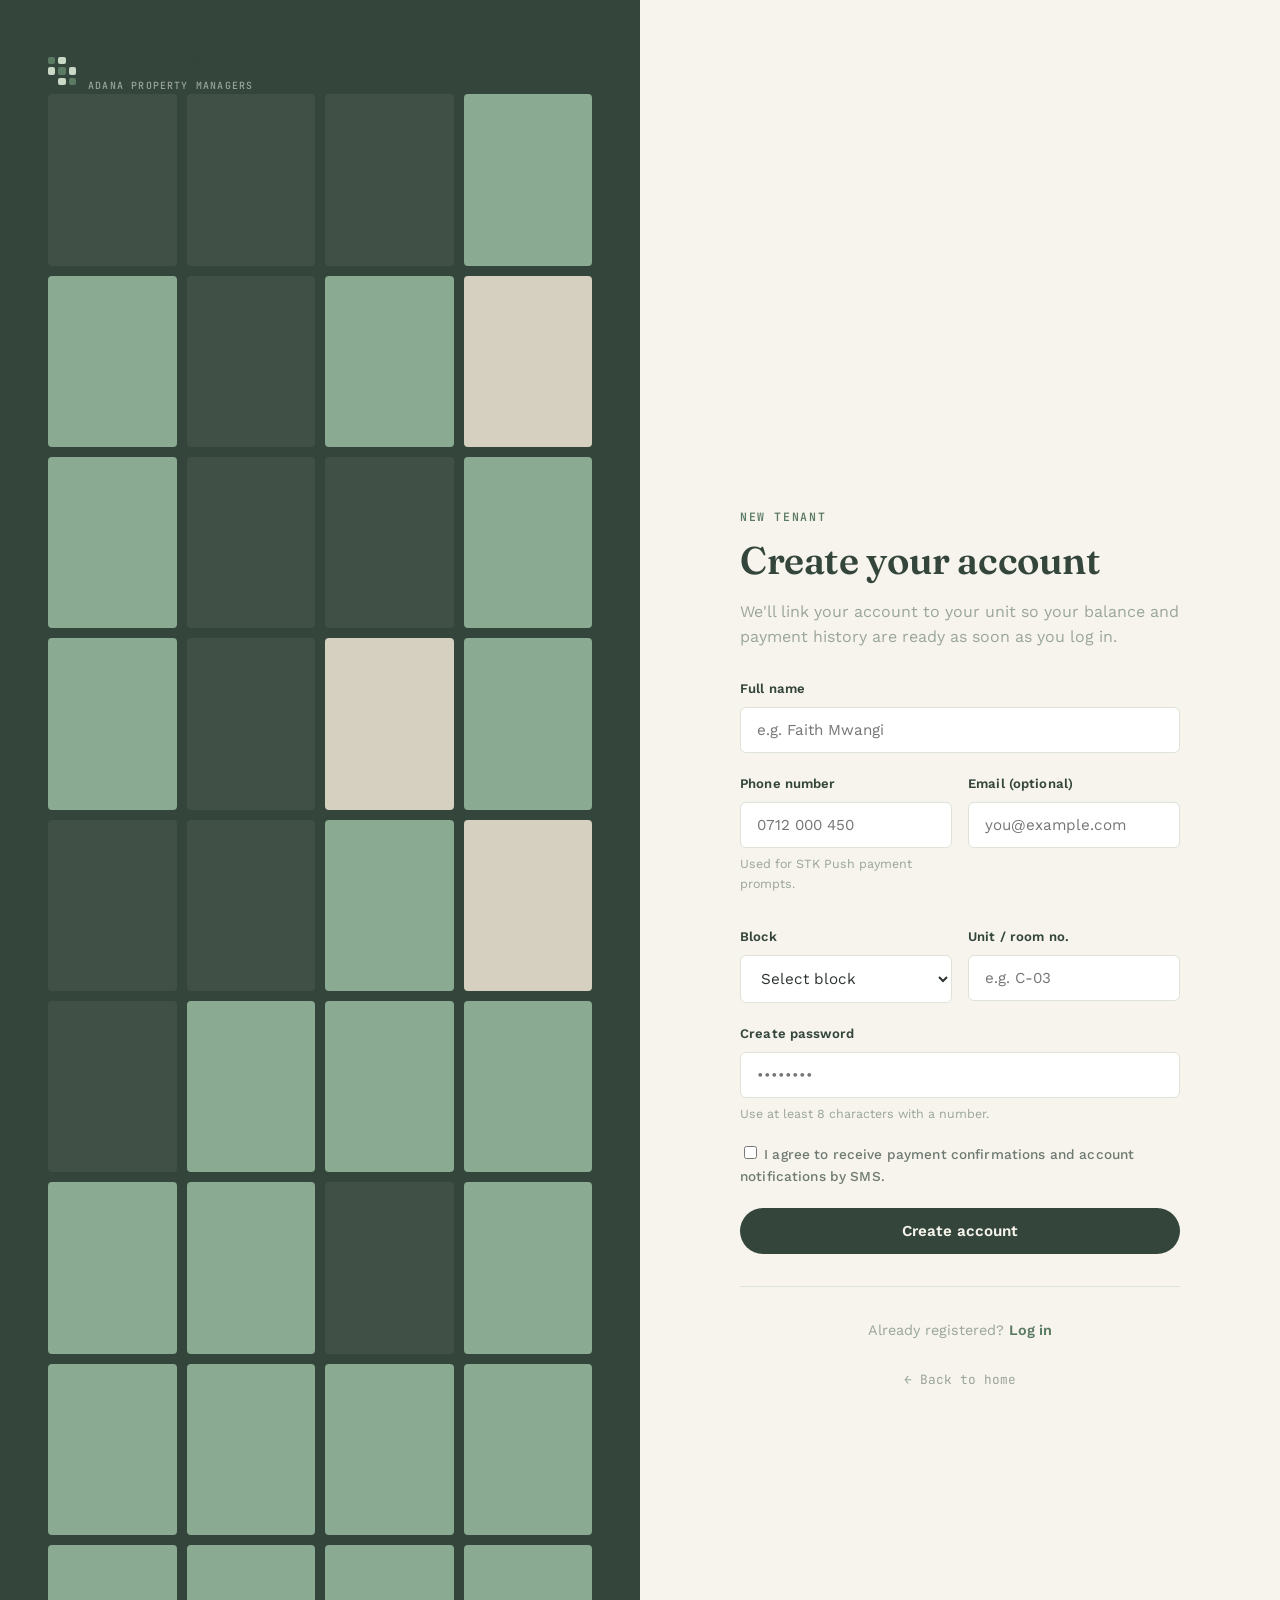
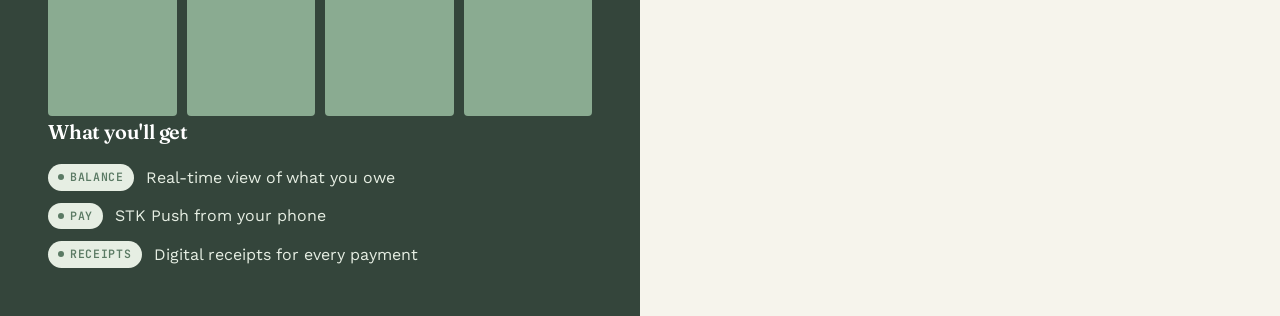
<file: register.html>
<!DOCTYPE html>
<html lang="en">
<head>
<meta charset="UTF-8">
<meta name="viewport" content="width=device-width, initial-scale=1.0">
<title>Create account — SmartRent Portal</title>
<link rel="preconnect" href="https://fonts.googleapis.com">
<link href="https://fonts.googleapis.com/css2?family=Fraunces:opsz,wght@9..144,500;9..144,600;9..144,700&family=Work+Sans:wght@400;500;600;700&family=JetBrains+Mono:wght@500;600&display=swap" rel="stylesheet">
<link rel="stylesheet" href="styles.css">
</head>
<body>

<div class="auth-shell">

  <!-- Art panel -->
  <div class="auth-art">
    <a href="index.html" class="brand">
      <span class="block-mark">
        <span class="lit"></span><span></span><span class="deep"></span>
        <span></span><span class="lit"></span><span></span>
        <span class="deep"></span><span></span><span class="lit"></span>
      </span>
      <span>SmartRent Portal<span class="brand-sub">Adana Property Managers</span></span>
    </a>

    <div class="facade" id="auth-facade" aria-hidden="true" style="background: transparent; padding:0;"></div>

    <div>
      <h3 style="color:#fff;">What you'll get</h3>
      <ul style="list-style:none; display:flex; flex-direction:column; gap:12px; margin-top:16px;">
        <li class="flex gap-12" style="color:var(--green-150);"><span class="tag tag-success">Balance</span> Real-time view of what you owe</li>
        <li class="flex gap-12" style="color:var(--green-150);"><span class="tag tag-success">Pay</span> STK Push from your phone</li>
        <li class="flex gap-12" style="color:var(--green-150);"><span class="tag tag-success">Receipts</span> Digital receipts for every payment</li>
      </ul>
    </div>
  </div>

  <!-- Form panel -->
  <div class="auth-form">
    <div class="auth-form-inner" style="max-width: 440px;">

      <p class="eyebrow">New tenant</p>
      <h2>Create your account</h2>
      <p class="muted" style="margin-bottom:28px;">
        We'll link your account to your unit so your balance and payment
        history are ready as soon as you log in.
      </p>

      <form id="register-form" action="#" method="post">

        <div class="field">
          <label for="fullname">Full name</label>
          <input type="text" id="fullname" name="fullname" placeholder="e.g. Faith Mwangi" required>
        </div>

        <div class="field-row">
          <div class="field">
            <label for="phone">Phone number</label>
            <input type="tel" id="phone" name="phone" placeholder="0712 000 450" required>
            <p class="hint">Used for STK Push payment prompts.</p>
          </div>
          <div class="field">
            <label for="email">Email (optional)</label>
            <input type="email" id="email" name="email" placeholder="you@example.com">
          </div>
        </div>

        <div class="field-row">
          <div class="field">
            <label for="block">Block</label>
            <select id="block" name="block" required>
              <option value="">Select block</option>
              <option value="A">Block A</option>
              <option value="B">Block B</option>
              <option value="C">Block C</option>
              <option value="D">Block D</option>
              <option value="E">Block E</option>
            </select>
          </div>
          <div class="field">
            <label for="unit">Unit / room no.</label>
            <input type="text" id="unit" name="unit" placeholder="e.g. C-03" required>
          </div>
        </div>

        <div class="field">
          <label for="password">Create password</label>
          <input type="password" id="password" name="password" placeholder="••••••••" required>
          <p class="hint">Use at least 8 characters with a number.</p>
        </div>

        <div class="field">
          <label class="flex gap-8" style="font-size:.85rem; color:var(--ink-soft); font-weight:500;">
            <input type="checkbox" required style="width:auto; margin-top:2px;">
            <span>I agree to receive payment confirmations and account notifications by SMS.</span>
          </label>
        </div>

        <button type="submit" class="btn btn-primary btn-block">Create account</button>
      </form>

      <hr class="divider">

      <p class="center muted" style="font-size:.9rem;">
        Already registered? <a href="login.html" style="color:var(--green-700); font-weight:600;">Log in</a>
      </p>
      <p class="center" style="margin-top:24px;">
        <a href="index.html" class="mono" style="font-size:.8rem; color:var(--ink-faint);">&larr; Back to home</a>
      </p>

    </div>
  </div>

</div>

<script src="script.js"></script>
<script>
  document.getElementById('register-form').addEventListener('submit', function(e){
    e.preventDefault();
    window.location.href = 'tenant-dashboard.html';
  });
</script>
</body>
</html>
</file>
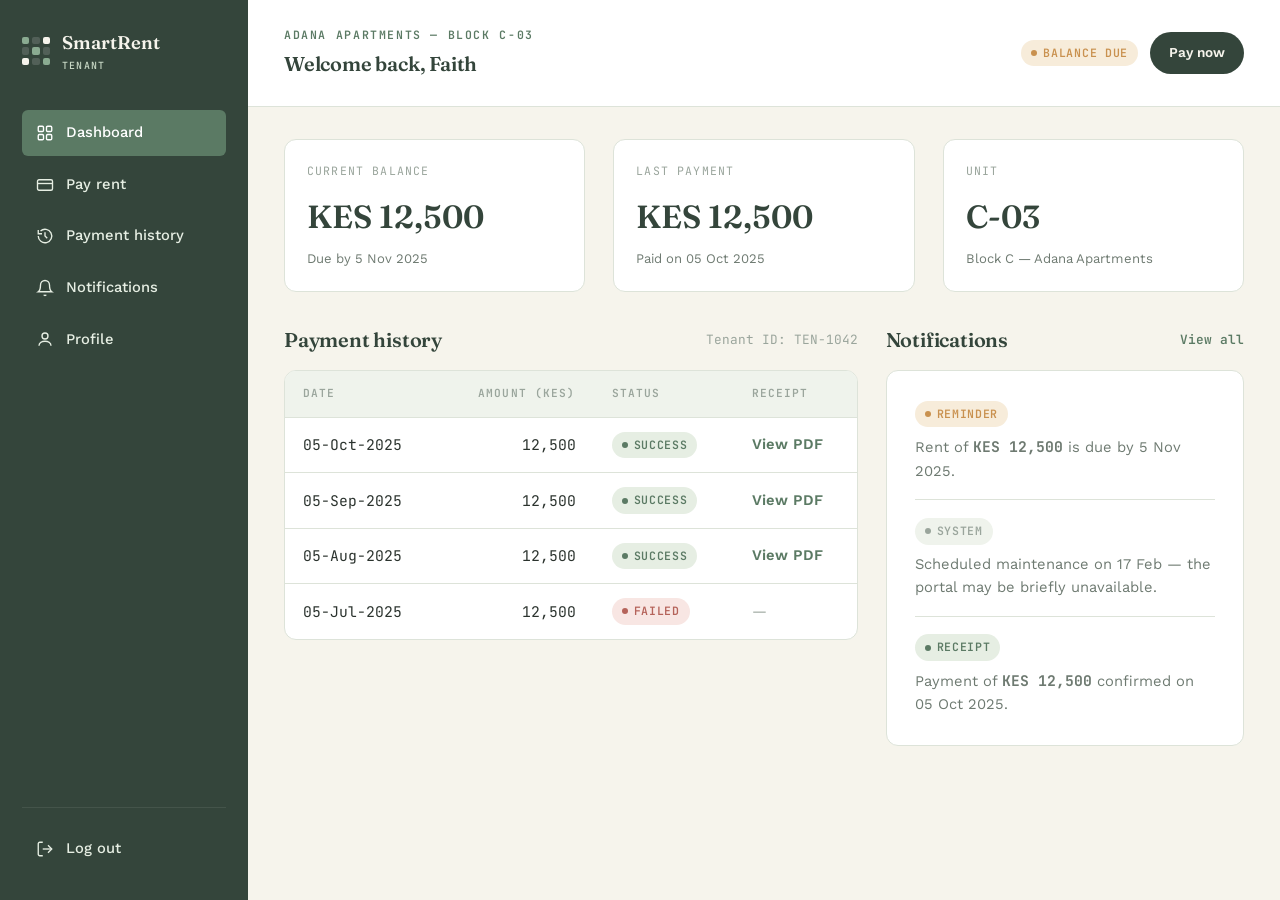
<file: tenant-dashboard.html>
<!DOCTYPE html>
<html lang="en">
<head>
<meta charset="UTF-8">
<meta name="viewport" content="width=device-width, initial-scale=1.0">
<title>Tenant Dashboard — SmartRent Portal</title>
<link rel="preconnect" href="https://fonts.googleapis.com">
<link href="https://fonts.googleapis.com/css2?family=Fraunces:opsz,wght@9..144,500;9..144,600;9..144,700&family=Work+Sans:wght@400;500;600;700&family=JetBrains+Mono:wght@500;600&display=swap" rel="stylesheet">
<link rel="stylesheet" href="styles.css">
</head>
<body>

<div class="app">

  <!-- ============ SIDEBAR ============ -->
  <aside class="sidebar">
    <a href="index.html" class="brand">
      <span class="block-mark">
        <span class="lit"></span><span></span><span class="deep"></span>
        <span></span><span class="lit"></span><span></span>
        <span class="deep"></span><span></span><span class="lit"></span>
      </span>
      <span>SmartRent<span class="brand-sub">Tenant</span></span>
    </a>

    <a href="tenant-dashboard.html" class="side-link active">
      <svg viewBox="0 0 24 24" fill="none" stroke="currentColor" stroke-width="1.8"><rect x="3" y="3" width="7" height="7" rx="1.5"/><rect x="14" y="3" width="7" height="7" rx="1.5"/><rect x="3" y="14" width="7" height="7" rx="1.5"/><rect x="14" y="14" width="7" height="7" rx="1.5"/></svg>
      <span class="label-text">Dashboard</span>
    </a>
    <a href="tenant-dashboard.html#pay" class="side-link">
      <svg viewBox="0 0 24 24" fill="none" stroke="currentColor" stroke-width="1.8"><rect x="2" y="5" width="20" height="14" rx="2"/><path d="M2 10h20"/></svg>
      <span class="label-text">Pay rent</span>
    </a>
    <a href="tenant-dashboard.html#history" class="side-link">
      <svg viewBox="0 0 24 24" fill="none" stroke="currentColor" stroke-width="1.8"><path d="M3 12a9 9 0 1 0 3-6.7"/><path d="M3 4v5h5"/><path d="M12 7v5l3 3"/></svg>
      <span class="label-text">Payment history</span>
    </a>
    <a href="notifications.html" class="side-link">
      <svg viewBox="0 0 24 24" fill="none" stroke="currentColor" stroke-width="1.8"><path d="M18 8a6 6 0 1 0-12 0c0 7-3 9-3 9h18s-3-2-3-9"/><path d="M13.7 21a2 2 0 0 1-3.4 0"/></svg>
      <span class="label-text">Notifications</span>
    </a>
    <a href="#" class="side-link">
      <svg viewBox="0 0 24 24" fill="none" stroke="currentColor" stroke-width="1.8"><circle cx="12" cy="8" r="4"/><path d="M4 21c0-4 4-6 8-6s8 2 8 6"/></svg>
      <span class="label-text">Profile</span>
    </a>

    <div class="side-foot">
      <a href="login.html" class="side-link">
        <svg viewBox="0 0 24 24" fill="none" stroke="currentColor" stroke-width="1.8"><path d="M9 21H5a2 2 0 0 1-2-2V5a2 2 0 0 1 2-2h4"/><path d="M16 17l5-5-5-5"/><path d="M21 12H9"/></svg>
        <span class="label-text">Log out</span>
      </a>
    </div>
  </aside>

  <!-- ============ MAIN ============ -->
  <div class="main">

    <header class="topbar">
      <div>
        <p class="eyebrow" style="margin-bottom:4px;">Adana Apartments — Block C-03</p>
        <h3 style="margin:0;">Welcome back, Faith</h3>
      </div>
      <div class="flex gap-12">
        <span class="tag tag-warning">Balance due</span>
        <a href="#pay" class="btn btn-primary btn-sm" data-open-modal="pay-modal">Pay now</a>
      </div>
    </header>

    <div class="content">

      <!-- Stat row -->
      <div class="grid grid-3" style="margin-bottom:32px;">
        <div class="stat">
          <div class="stat-label">Current balance</div>
          <div class="stat-value mono">KES 12,500</div>
          <div class="stat-foot">Due by 5 Nov 2025</div>
        </div>
        <div class="stat">
          <div class="stat-label">Last payment</div>
          <div class="stat-value mono">KES 12,500</div>
          <div class="stat-foot">Paid on 05 Oct 2025</div>
        </div>
        <div class="stat">
          <div class="stat-label">Unit</div>
          <div class="stat-value">C-03</div>
          <div class="stat-foot">Block C — Adana Apartments</div>
        </div>
      </div>

      <div class="grid grid-2" style="grid-template-columns: 1.6fr 1fr; align-items:flex-start;">

        <!-- Payment history -->
        <div id="history">
          <div class="flex-between" style="margin-bottom:14px;">
            <h3 style="margin:0;">Payment history</h3>
            <span class="muted mono" style="font-size:.8rem;">Tenant ID: TEN-1042</span>
          </div>
          <div class="table-wrap">
            <table>
              <thead>
                <tr><th>Date</th><th class="num">Amount (KES)</th><th>Status</th><th>Receipt</th></tr>
              </thead>
              <tbody>
                <tr>
                  <td class="mono">05-Oct-2025</td>
                  <td class="num mono">12,500</td>
                  <td><span class="tag tag-success">Success</span></td>
                  <td><a href="notifications.html#receipt" style="color:var(--green-700); font-weight:600;">View PDF</a></td>
                </tr>
                <tr>
                  <td class="mono">05-Sep-2025</td>
                  <td class="num mono">12,500</td>
                  <td><span class="tag tag-success">Success</span></td>
                  <td><a href="notifications.html#receipt" style="color:var(--green-700); font-weight:600;">View PDF</a></td>
                </tr>
                <tr>
                  <td class="mono">05-Aug-2025</td>
                  <td class="num mono">12,500</td>
                  <td><span class="tag tag-success">Success</span></td>
                  <td><a href="notifications.html#receipt" style="color:var(--green-700); font-weight:600;">View PDF</a></td>
                </tr>
                <tr>
                  <td class="mono">05-Jul-2025</td>
                  <td class="num mono">12,500</td>
                  <td><span class="tag tag-danger">Failed</span></td>
                  <td><span class="muted">—</span></td>
                </tr>
              </tbody>
            </table>
          </div>
        </div>

        <!-- Notifications preview -->
        <div>
          <div class="flex-between" style="margin-bottom:14px;">
            <h3 style="margin:0;">Notifications</h3>
            <a href="notifications.html" class="mono" style="font-size:.8rem; color:var(--green-700); font-weight:600;">View all</a>
          </div>
          <div class="card" style="display:flex; flex-direction:column; gap:16px;">
            <div>
              <span class="tag tag-warning">Reminder</span>
              <p style="margin:8px 0 0; font-size:.92rem;">Rent of <strong class="mono">KES 12,500</strong> is due by 5 Nov 2025.</p>
            </div>
            <hr class="divider" style="margin:0;">
            <div>
              <span class="tag tag-muted">System</span>
              <p style="margin:8px 0 0; font-size:.92rem;">Scheduled maintenance on 17 Feb — the portal may be briefly unavailable.</p>
            </div>
            <hr class="divider" style="margin:0;">
            <div>
              <span class="tag tag-success">Receipt</span>
              <p style="margin:8px 0 0; font-size:.92rem;">Payment of <strong class="mono">KES 12,500</strong> confirmed on 05 Oct 2025.</p>
            </div>
          </div>
        </div>

      </div>
    </div>
  </div>
</div>

<!-- ============ PAY NOW MODAL (STK Push) ============ -->
<div class="modal-backdrop" id="pay-modal" hidden>
  <div class="modal" style="position:relative;">
    <button class="modal-close" data-close-modal aria-label="Close">&times;</button>
    <p class="eyebrow">STK Push payment</p>
    <h3>Pay your rent</h3>
    <p class="muted" style="margin-bottom:24px;">We'll send a payment prompt to your phone. Enter your M-Pesa PIN there to confirm.</p>

    <form id="stk-form">
      <div class="field">
        <label for="pay-phone">M-Pesa phone number</label>
        <input type="tel" id="pay-phone" value="0712 000 450" required>
      </div>
      <div class="field">
        <label for="pay-amount">Amount (KES)</label>
        <input type="number" id="pay-amount" value="12500" required>
      </div>
      <button type="submit" class="btn btn-primary btn-block">Send payment prompt</button>
    </form>

    <div id="stk-status" hidden style="margin-top:20px; padding:16px; border-radius:var(--radius-sm); background:var(--surface-tint); font-size:.9rem;">
      <strong class="mono stk-state" style="color:var(--green-900);">Sending…</strong>
    </div>
  </div>
</div>

<script src="script.js"></script>
</body>
</html>
</file>
<file: styles.css>
/* ==========================================================================
   SmartRent Portal — Design System
   Theme: faded sage green, warm paper background
   Display: Fraunces (serif, variable) — Body: Work Sans — Data: JetBrains Mono
   Signature motif: "Block" — a grid of windows representing an apartment
   facade. Lit windows = paid / active. Unlit = vacant / pending.
   ========================================================================== */

:root{
  /* -- Color tokens -- */
  --paper:        #F6F4EC;
  --surface:      #FFFFFF;
  --surface-tint: #EFF3EC;
  --green-900:    #34453B;
  --green-700:    #5B7A64;
  --green-500:    #8AAB91;
  --green-300:    #C9D9C6;
  --green-150:    #E6EEE3;
  --ink:          #2B332E;
  --ink-soft:     #6E7A71;
  --ink-faint:    #9AA59C;
  --line:         #DDE3D9;
  --cream:        #F1E9D8;
  --amber:        #C9914F;
  --amber-bg:     #F7ECDA;
  --clay:         #B5635A;
  --clay-bg:      #F8E6E3;

  /* -- Type -- */
  --font-display: "Fraunces", Georgia, serif;
  --font-body:    "Work Sans", -apple-system, "Segoe UI", sans-serif;
  --font-mono:    "JetBrains Mono", "SF Mono", Consolas, monospace;

  /* -- Spacing & shape -- */
  --radius-sm: 6px;
  --radius-md: 12px;
  --radius-lg: 22px;
  --container: 1180px;
  --shadow-soft: 0 6px 24px rgba(52, 69, 59, 0.08);
  --shadow-lift: 0 12px 32px rgba(52, 69, 59, 0.14);
}

/* -- Reset -- */
*, *::before, *::after{ box-sizing: border-box; }
html{ scroll-behavior: smooth; }
body{
  margin: 0;
  font-family: var(--font-body);
  color: var(--ink);
  background: var(--paper);
  font-size: 16px;
  line-height: 1.6;
  -webkit-font-smoothing: antialiased;
}
img, svg{ display:block; max-width: 100%; }
a{ color: inherit; text-decoration: none; }
ul{ margin:0; padding:0; }
button{ font-family: inherit; cursor: pointer; }
:focus-visible{
  outline: 3px solid var(--green-500);
  outline-offset: 2px;
  border-radius: 4px;
}

/* -- Typography -- */
h1, h2, h3, h4{
  font-family: var(--font-display);
  color: var(--green-900);
  margin: 0 0 .4em;
  letter-spacing: -0.01em;
  font-weight: 600;
}
h1{ font-size: clamp(2.4rem, 5vw, 3.6rem); font-weight: 600; line-height: 1.08; }
h2{ font-size: clamp(1.7rem, 3vw, 2.4rem); line-height: 1.18; }
h3{ font-size: 1.25rem; }
h4{ font-size: 1.05rem; }
p{ margin: 0 0 1em; color: var(--ink-soft); }
.eyebrow{
  font-family: var(--font-mono);
  text-transform: uppercase;
  letter-spacing: .14em;
  font-size: .72rem;
  color: var(--green-700);
  font-weight: 600;
}
.lede{ font-size: 1.1rem; max-width: 46ch; }
.mono{ font-family: var(--font-mono); }

/* -- Layout helpers -- */
.wrap{
  max-width: var(--container);
  margin: 0 auto;
  padding: 0 28px;
}
.section{ padding: 72px 0; }
.section-tight{ padding: 40px 0; }
.grid{ display: grid; gap: 28px; }
.grid-2{ grid-template-columns: repeat(2, 1fr); }
.grid-3{ grid-template-columns: repeat(3, 1fr); }
@media (max-width: 860px){
  .grid-2, .grid-3{ grid-template-columns: 1fr; }
  .section{ padding: 52px 0; }
}

/* ==========================================================================
   Block mark — signature window-grid motif (logo + decorative)
   ========================================================================== */
.block-mark{
  display: grid;
  grid-template-columns: repeat(3, 1fr);
  grid-template-rows: repeat(3, 1fr);
  gap: 3px;
  width: 28px;
  height: 28px;
  flex-shrink: 0;
}
.block-mark span{ border-radius: 2px; background: var(--green-300); }
.block-mark span.lit{ background: var(--green-700); }
.block-mark span.deep{ background: var(--green-900); }

.brand{
  display: inline-flex;
  align-items: center;
  gap: 12px;
  font-family: var(--font-display);
  font-weight: 600;
  font-size: 1.15rem;
  color: var(--green-900);
}
.brand .brand-sub{
  display: block;
  font-family: var(--font-mono);
  font-size: .62rem;
  letter-spacing: .12em;
  text-transform: uppercase;
  color: var(--ink-faint);
  font-weight: 500;
  margin-top: 1px;
}

/* Decorative facade illustration (hero) */
.facade{
  display: grid;
  grid-template-columns: repeat(6, 1fr);
  gap: 10px;
  padding: 22px;
  background: var(--green-900);
  border-radius: var(--radius-lg);
}
.facade .win{
  aspect-ratio: 3/4;
  border-radius: 4px;
  background: rgba(255,255,255,0.06);
  transition: background .3s;
}
.facade .win.lit{ background: var(--green-500); }
.facade .win.amber{ background: var(--cream); opacity:.85; }

/* ==========================================================================
   Navigation
   ========================================================================== */
.nav{
  position: sticky;
  top: 0;
  z-index: 50;
  background: rgba(246,244,236,0.92);
  backdrop-filter: blur(6px);
  border-bottom: 1px solid var(--line);
}
.nav .wrap{
  display: flex;
  align-items: center;
  justify-content: space-between;
  height: 76px;
}
.nav-links{
  display: flex;
  align-items: center;
  gap: 28px;
  list-style: none;
  font-weight: 500;
  font-size: .95rem;
}
.nav-links a{ color: var(--ink-soft); transition: color .2s; }
.nav-links a:hover{ color: var(--green-900); }
.nav-cta{ display:flex; align-items:center; gap: 12px; }

@media (max-width: 760px){
  .nav-links{ display:none; }
}

/* ==========================================================================
   Buttons
   ========================================================================== */
.btn{
  display: inline-flex;
  align-items: center;
  justify-content: center;
  gap: 8px;
  padding: 13px 26px;
  border-radius: 999px;
  font-weight: 600;
  font-size: .95rem;
  border: 1px solid transparent;
  transition: transform .15s ease, box-shadow .15s ease, background .2s ease, color .2s ease;
  white-space: nowrap;
}
.btn:active{ transform: translateY(1px); }
.btn-primary{
  background: var(--green-900);
  color: var(--paper);
}
.btn-primary:hover{ background: var(--green-700); }
.btn-secondary{
  background: transparent;
  border-color: var(--green-900);
  color: var(--green-900);
}
.btn-secondary:hover{ background: var(--green-900); color: var(--paper); }
.btn-ghost{
  background: transparent;
  color: var(--ink-soft);
}
.btn-ghost:hover{ color: var(--green-900); }
.btn-block{ width: 100%; }
.btn-sm{ padding: 9px 18px; font-size: .85rem; }
.btn-danger{ background: var(--clay); color: #fff; }
.btn-danger:hover{ background: #9c4f47; }

/* ==========================================================================
   Cards & surfaces
   ========================================================================== */
.card{
  background: var(--surface);
  border: 1px solid var(--line);
  border-radius: var(--radius-md);
  padding: 28px;
}
.card-soft{ background: var(--surface-tint); border-color: var(--green-150); }
.shadow{ box-shadow: var(--shadow-soft); }

.tag{
  display: inline-flex;
  align-items: center;
  gap: 6px;
  font-family: var(--font-mono);
  font-size: .72rem;
  letter-spacing: .06em;
  text-transform: uppercase;
  font-weight: 600;
  padding: 4px 10px;
  border-radius: 999px;
}
.tag-success{ background: var(--green-150); color: var(--green-700); }
.tag-warning{ background: var(--amber-bg); color: var(--amber); }
.tag-danger{ background: var(--clay-bg); color: var(--clay); }
.tag-muted{ background: var(--surface-tint); color: var(--ink-faint); }

.tag-success::before, .tag-warning::before, .tag-danger::before, .tag-muted::before{
  content:""; width:6px; height:6px; border-radius:50%; background: currentColor;
}

/* ==========================================================================
   Forms
   ========================================================================== */
.field{ margin-bottom: 20px; }
.field label{
  display: block;
  font-size: .82rem;
  font-weight: 600;
  color: var(--green-900);
  margin-bottom: 8px;
  letter-spacing: .01em;
}
.field input, .field select, .field textarea{
  width: 100%;
  padding: 13px 16px;
  border: 1px solid var(--line);
  border-radius: var(--radius-sm);
  background: var(--surface);
  font-family: inherit;
  font-size: .95rem;
  color: var(--ink);
  transition: border-color .15s, box-shadow .15s;
}
.field input:focus, .field select:focus, .field textarea:focus{
  border-color: var(--green-500);
  box-shadow: 0 0 0 3px var(--green-150);
  outline: none;
}
.field .hint{ font-size: .78rem; color: var(--ink-faint); margin-top: 6px; }
.field-row{ display:flex; gap: 16px; }
.field-row .field{ flex:1; }

.role-switch{
  display: flex;
  background: var(--surface-tint);
  border-radius: 999px;
  padding: 4px;
  margin-bottom: 28px;
}
.role-switch input{ display:none; }
.role-switch label{
  flex:1;
  text-align:center;
  padding: 10px 14px;
  border-radius: 999px;
  font-size: .85rem;
  font-weight: 600;
  color: var(--ink-soft);
  cursor: pointer;
  transition: background .2s, color .2s;
  margin: 0;
}
.role-switch input:checked + label{
  background: var(--green-900);
  color: var(--paper);
}

/* ==========================================================================
   App shell (dashboards)
   ========================================================================== */
.app{
  display: grid;
  grid-template-columns: 248px 1fr;
  min-height: 100vh;
}
.sidebar{
  background: var(--green-900);
  color: var(--green-150);
  padding: 28px 22px;
  display: flex;
  flex-direction: column;
  gap: 6px;
}
.sidebar .brand{ color: var(--paper); margin-bottom: 30px; }
.sidebar .brand .brand-sub{ color: var(--green-300); }
.sidebar .block-mark span{ background: rgba(255,255,255,0.15); }
.sidebar .block-mark span.lit{ background: var(--green-500); }
.sidebar .block-mark span.deep{ background: var(--paper); }

.side-link{
  display: flex;
  align-items: center;
  gap: 12px;
  padding: 11px 14px;
  border-radius: var(--radius-sm);
  font-size: .92rem;
  font-weight: 500;
  color: var(--green-150);
  transition: background .15s, color .15s;
}
.side-link svg{ width:18px; height:18px; flex-shrink:0; }
.side-link:hover{ background: rgba(255,255,255,0.06); color: #fff; }
.side-link.active{ background: var(--green-700); color: #fff; }
.side-foot{ margin-top: auto; padding-top: 18px; border-top: 1px solid rgba(255,255,255,0.08); }

.topbar{
  display:flex;
  align-items:center;
  justify-content: space-between;
  padding: 26px 36px;
  border-bottom: 1px solid var(--line);
  background: var(--surface);
}
.main{ background: var(--paper); }
.content{ padding: 32px 36px; }

@media (max-width: 900px){
  .app{ grid-template-columns: 1fr; }
  .sidebar{
    flex-direction: row;
    align-items: center;
    overflow-x: auto;
    gap: 4px;
    padding: 14px 18px;
  }
  .sidebar .brand{ margin-bottom:0; margin-right: 12px; }
  .side-foot{ display:none; }
  .side-link span.label-text{ display:none; }
  .topbar, .content{ padding: 20px; }
}

/* Stat cards */
.stat{
  background: var(--surface);
  border: 1px solid var(--line);
  border-radius: var(--radius-md);
  padding: 22px;
}
.stat .stat-label{
  font-family: var(--font-mono);
  font-size: .72rem;
  letter-spacing: .1em;
  text-transform: uppercase;
  color: var(--ink-faint);
  margin-bottom: 10px;
}
.stat .stat-value{
  font-family: var(--font-display);
  font-size: 2rem;
  color: var(--green-900);
  font-weight: 600;
}
.stat .stat-foot{ font-size: .82rem; color: var(--ink-soft); margin-top: 6px; }

/* ==========================================================================
   Tables
   ========================================================================== */
.table-wrap{ overflow-x: auto; border: 1px solid var(--line); border-radius: var(--radius-md); background: var(--surface); }
table{ width: 100%; border-collapse: collapse; font-size: .92rem; }
th, td{ padding: 14px 18px; text-align: left; border-bottom: 1px solid var(--line); }
th{
  font-family: var(--font-mono);
  font-size: .7rem;
  letter-spacing: .1em;
  text-transform: uppercase;
  color: var(--ink-faint);
  font-weight: 600;
  background: var(--surface-tint);
}
tr:last-child td{ border-bottom: none; }
tbody tr:hover{ background: var(--surface-tint); }
td.num, th.num{ font-family: var(--font-mono); text-align: right; }

/* ==========================================================================
   Receipt (perforated card)
   ========================================================================== */
.receipt{
  background: var(--cream);
  border-radius: var(--radius-md);
  padding: 26px 24px;
  position: relative;
  font-family: var(--font-mono);
  font-size: .88rem;
  color: var(--green-900);
}
.receipt::before{
  content:"";
  position:absolute;
  top: 0; bottom: 0; left: 0; right: 0;
  border-radius: var(--radius-md);
  background-image: radial-gradient(circle 5px, var(--paper) 98%, transparent 100%);
  background-size: 24px 100%;
  background-position: -6px 0;
  mask: linear-gradient(#000 0 0);
  pointer-events: none;
  opacity: 0;
}
.receipt-row{ display:flex; justify-content: space-between; padding: 7px 0; border-bottom: 1px dashed rgba(52,69,59,0.15); }
.receipt-row:last-child{ border-bottom: none; }
.receipt-row .label{ color: var(--ink-soft); }
.receipt-total{ font-size: 1.1rem; font-weight: 700; margin-top: 8px; padding-top: 12px; border-top: 2px solid var(--green-900); }

/* ==========================================================================
   Modal
   ========================================================================== */
.modal-backdrop{
  position: fixed; inset:0;
  background: rgba(43,51,46,0.45);
  display:flex; align-items:center; justify-content:center;
  z-index: 100;
  padding: 20px;
}
.modal-backdrop[hidden]{ display:none; }
.modal{
  background: var(--surface);
  border-radius: var(--radius-lg);
  max-width: 420px;
  width: 100%;
  padding: 32px;
  box-shadow: var(--shadow-lift);
}
.modal-close{
  position: absolute; top: 18px; right: 18px;
  background:none; border:none; color: var(--ink-faint); font-size: 1.4rem; line-height:1;
}

/* ==========================================================================
   Misc
   ========================================================================== */
.divider{ height:1px; background: var(--line); border:none; margin: 32px 0; }
.muted{ color: var(--ink-faint); }
.center{ text-align:center; }
.flex{ display:flex; align-items:center; }
.flex-between{ display:flex; align-items:center; justify-content:space-between; }
.gap-8{ gap:8px; } .gap-12{ gap:12px; } .gap-16{ gap:16px; }

footer.site-footer{
  background: var(--green-900);
  color: var(--green-150);
  padding: 56px 0 32px;
  margin-top: 40px;
}
footer.site-footer a{ color: var(--green-150); opacity:.85; }
footer.site-footer a:hover{ opacity:1; }
footer.site-footer .brand{ color: #fff; }
footer.site-footer .brand .brand-sub{ color: var(--green-300); }
.foot-bottom{
  margin-top: 40px;
  padding-top: 24px;
  border-top: 1px solid rgba(255,255,255,0.1);
  font-size: .82rem;
  color: var(--green-300);
  display:flex;
  justify-content: space-between;
  flex-wrap: wrap;
  gap: 12px;
}

/* Auth split layout */
.auth-shell{
  min-height: 100vh;
  display: grid;
  grid-template-columns: 1fr 1fr;
}
.auth-art{
  background: var(--green-900);
  color: var(--paper);
  padding: 48px;
  display:flex;
  flex-direction: column;
  justify-content: space-between;
}
.auth-form{
  display:flex;
  align-items:center;
  justify-content:center;
  padding: 48px;
}
.auth-form-inner{ width:100%; max-width: 400px; }
@media (max-width: 900px){
  .auth-shell{ grid-template-columns: 1fr; }
  .auth-art{ display:none; }
}
</file>
